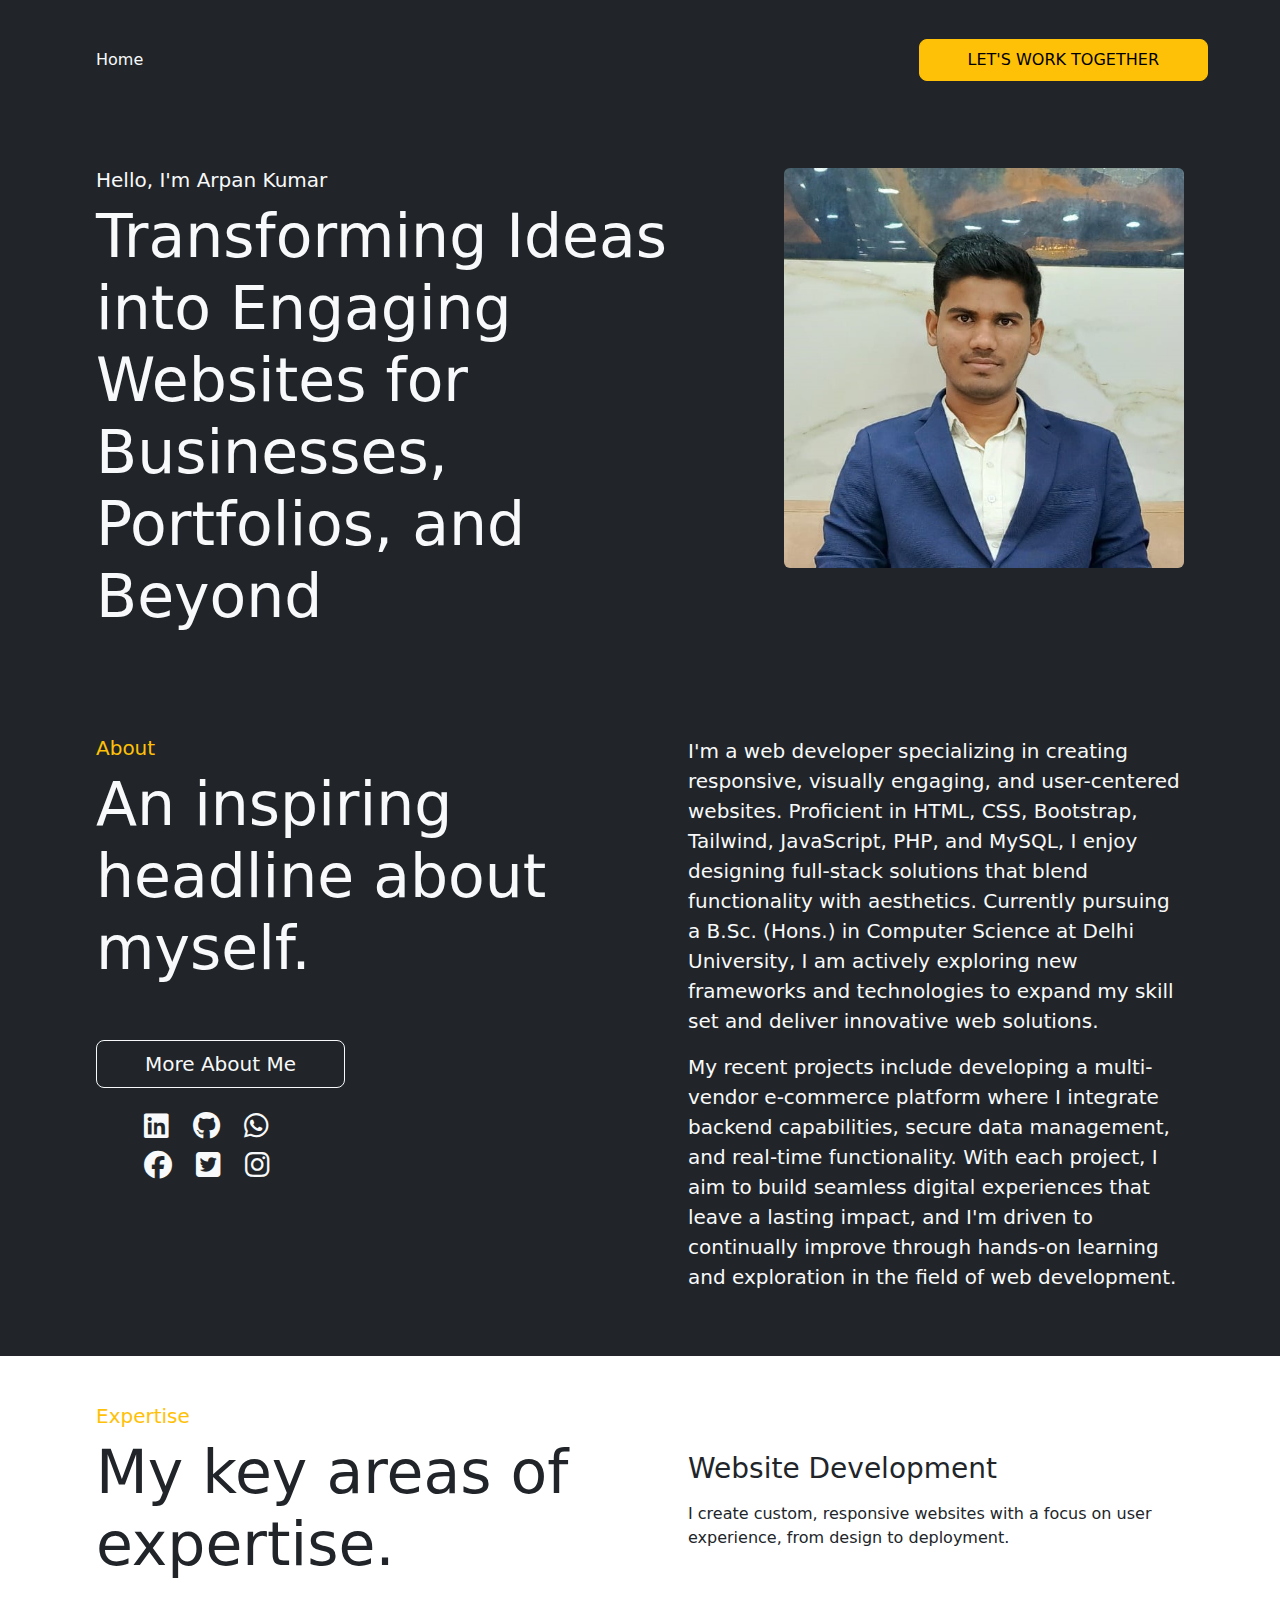
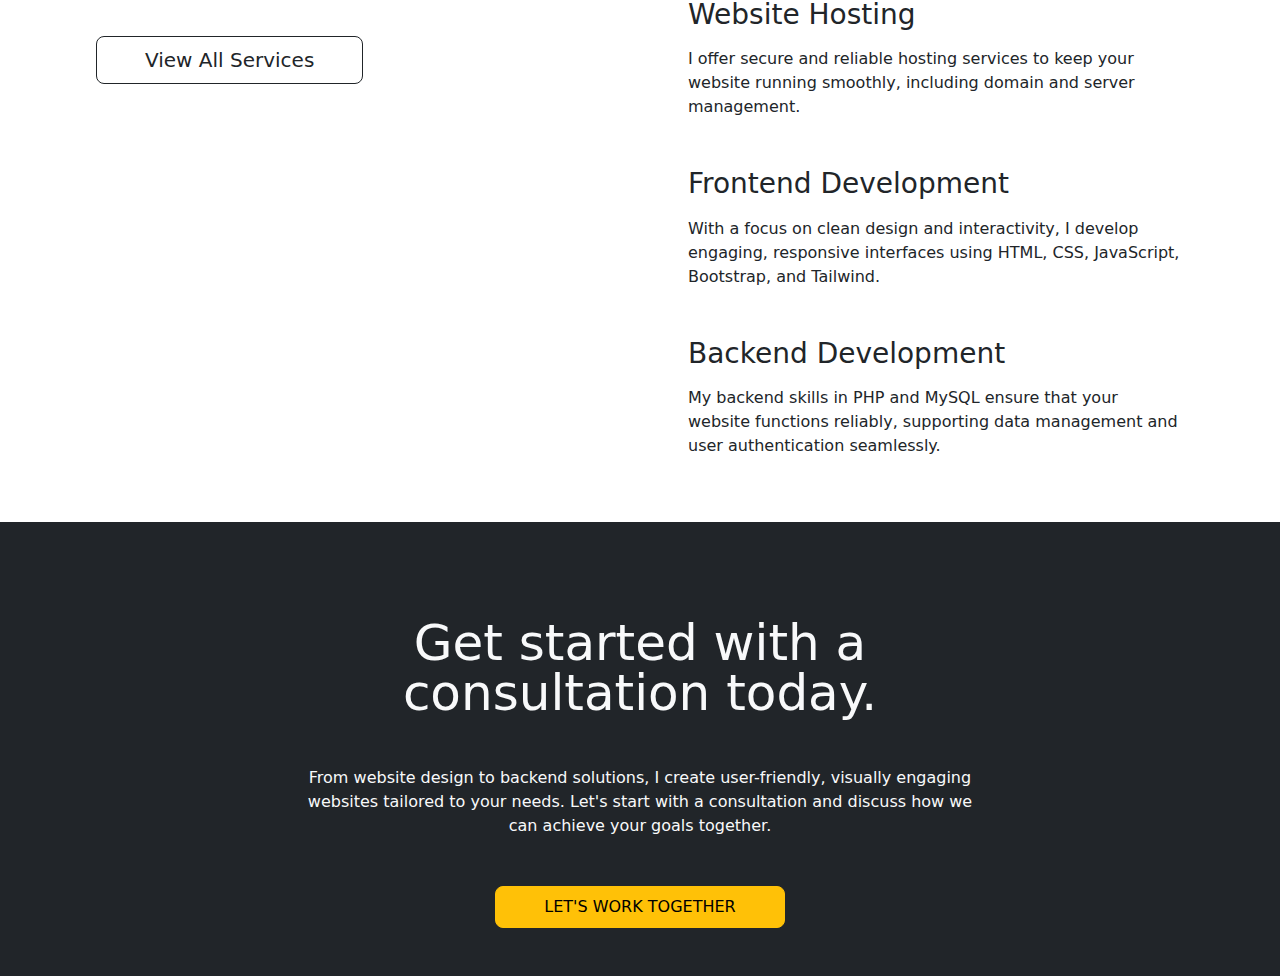
<file: index.html>
<!DOCTYPE html>
<html lang="en">

<head>
  <meta charset="UTF-8">
  <meta name="viewport" content="width=device-width, initial-scale=1.0">
  <meta http-equiv="X-UA-Compatible" content="ie=edge">
  <!-- Bootstrap CSS Link -->
  <link href="https://cdn.jsdelivr.net/npm/bootstrap@5.0.2/dist/css/bootstrap.min.css" rel="stylesheet">
  <!-- Font Awesome CSS Link -->
  <link rel="stylesheet" href="https://cdnjs.cloudflare.com/ajax/libs/font-awesome/6.5.2/css/all.min.css"/>
  <!-- Custom CSS -->
  <link rel="stylesheet" href="styles.css">
  <!-- Title -->
  <title>AK</title>
</head>

<body>
  <!-- Large Screen Header Start -->
  <header class="sticky-top bg-dark d-md-flex d-none align-items-center justify-content-between px-5">
    <!-- Navigations Start -->
    <div class="d-flex align-items-center p-5">
      <a href="index.html" class="fs-6 text-light text-decoration-none">Home</a>
      <a href="about.html" class="ms-3 fs-6 text-light text-decoration-none text-muted">About</a>
      <a href="services.html" class="ms-3 fs-6 text-light text-decoration-none text-muted">Services</a>
      <a href="projects.html" class="ms-3 fs-6 text-light text-decoration-none text-muted">Projects</a>
      <a href="contact.html" class="ms-3 fs-6 text-light text-decoration-none text-muted">Contact</a>
    </div>
    <!-- Navigation End -->

    <a href="contact.html" class="mx-4 btn btn-warning btn-lg px-5 fs-6">LET'S WORK TOGETHER</a>
  </header>
  <!-- Large Screen Header End -->

  <!-- Small Screen Header Start -->
  <header class="sticky-top d-md-none d-block p-2 bg-dark">
    <!-- Trigger Button -->
    <button class="btn btn-dark" data-bs-toggle="offcanvas" data-bs-target="#offcanvas" aria-controls="offcanvas">
      <i class="fa-solid fa-bars-staggered"></i>
    </button>

    <!-- Offcanvas Menu Start -->
    <div class="offcanvas offcanvas-start bg-dark" tabindex="-1" id="offcanvas" aria-labelledby="offcanvasLeftLabel">
      <div class="offcanvas-header text-light">
        <h5 id="offcanvasLeftLabel">Portfolio</h5>
        <button class="btn-close" data-bs-dismiss="offcanvas" aria-label="Close"></button>
      </div>
      <div class="offcanvas-body text-light">
        <a href="index.html" class="d-block mb-3 fs-6 text-light text-decoration-none">Home</a>
        <a href="about.html" class="d-block mb-3 fs-6 text-light text-decoration-none text-muted">About</a>
        <a href="services.html" class="d-block mb-3 fs-6 text-light text-decoration-none text-muted">Services</a>
        <a href="projects.html" class="d-block mb-3 fs-6 text-light text-decoration-none text-muted">Projects</a>
        <a href="contact.html" class="d-block mb-3 fs-6 text-light text-decoration-none text-muted">Contact</a>
      </div>
    </div>
    <!-- Offcanvas Menu End -->

  </header>
  <!-- Small Screen Header End -->

  <!-- Hero Section Start -->
  <section class="d-flex justify-content-between bg-dark text-light p-md-5 p-2 pt-5">
    <!-- Hero Section Text -->
    <div class="px-md-5 px-2 front-text-home">
      <h5>Hello, I'm Arpan Kumar</h5>
      <h1>Transforming Ideas into Engaging Websites for Businesses, Portfolios, and Beyond</h1>
    </div>
    <!-- Hero Section Image -->
    <div class="pe-md-5 pe-2">
      <img src="images/Photo-5.jpg" alt="My photo" class="front-image rounded">
    </div>
  </section>
  <!-- Hero Section End -->

  <!-- Section 2 - About Section Start -->
  <section class="d-md-flex bg-dark text-light p-md-5 p-2 pt-5">
    <!-- About Section Heading -->
    <div class="col-md-6 px-md-5 px-2 text-md-start text-center">
      <h5 class="text-warning">About</h5>
      <h1 class="heading">An inspiring headline about myself.</h1>
      <a href="about.html" class="btn btn-lg btn-outline-light px-5 mt-5">More About Me</a>
      <!-- Icons -->
      <div class="d-flex mt-4 px-5 justify-content-md-start justify-content-center">
        <a href="https://www.linkedin.com/in/arpan-kumar-5a10492aa/" class="text-light" target="_blank"><i class="fa-brands fa-linkedin fs-3"></i></a>
        <a href="https://github.com/Arpan-9911" class="text-light" target="_blank"><i class="fa-brands fa-github mx-4 fs-3"></i></a>
        <a href="https://wa.me/919911081263" class="text-light" target="_blank"><i class="fa-brands fa-whatsapp fs-3"></i></a>
      </div>
      <div class="d-flex mt-2 px-5 justify-content-md-start justify-content-center">
        <i class="fa-brands fa-facebook fs-3"></i>
        <i class="fa-brands fa-square-twitter mx-4 fs-3"></i>
        <i class="fa-brands fa-instagram fs-3"></i>
      </div>
    </div>
    <!-- About Section Description -->
    <div class="col-md-6 px-md-5 pt-md-0 pt-5 px-2">
      <p class="fs-5">I'm a web developer specializing in creating responsive, visually engaging, and user-centered
        websites. Proficient in HTML, CSS, Bootstrap, Tailwind, JavaScript, PHP, and MySQL, I enjoy designing full-stack
        solutions that blend functionality with aesthetics. Currently pursuing a B.Sc. (Hons.) in Computer Science at
        Delhi University, I am actively exploring new frameworks and technologies to expand my skill set and deliver
        innovative web solutions.</p>
      <p class="fs-5">My recent projects include developing a multi-vendor e-commerce platform where I integrate backend
        capabilities, secure data management, and real-time functionality. With each project, I aim to build seamless
        digital experiences that leave a lasting impact, and I'm driven to continually improve through hands-on learning
        and exploration in the field of web development.</p>
    </div>
  </section>
  <!-- Section 2 - About Section End -->
  
  <!-- Section 3 - Services Section Start -->
  <section class="d-md-flex p-5">
    <!-- Services Section Heading -->
    <div class="col-md-6 px-md-5 px-2 text-md-start text-center">
      <h5 class="text-warning">Expertise</h5>
      <h1 class="heading">My key areas of expertise.</h1>
      <a href="services.html" class="btn btn-lg btn-outline-dark px-5 mt-5">View All Services</a>
    </div>
    
    <!-- Services Section Description -->
    <div class="col-md-6 px-md-5 px-2 text-md-start text-center">
      <h3 class="mt-5">Website Development</h3>
      <p class="mt-3">I create custom, responsive websites with a focus on user experience, from design to deployment.
      </p>
      <h3 class="mt-5">Website Hosting</h3>
      <p class="mt-3">I offer secure and reliable hosting services to keep your website running smoothly, including
        domain and server management.</p>
      <h3 class="mt-5">Frontend Development</h3>
      <p class="mt-3">With a focus on clean design and interactivity, I develop engaging, responsive interfaces using
        HTML, CSS, JavaScript, Bootstrap, and Tailwind.</p>
      <h3 class="mt-5">Backend Development</h3>
      <p class="mt-3">My backend skills in PHP and MySQL ensure that your website functions reliably, supporting data
        management and user authentication seamlessly.</p>
    </div>
  </section>
  <!-- Section 3 - Services Section End -->

  <!-- Footer Start -->
  <footer class="bg-dark text-light p-md-5 p-2">
    <div class="text-center p-md-5 py-5 p-2 lh-1 f-heading">Get started with a consultation today.</div>
    <div class="px-md-5 px-2">
      <p class="px-md-5 px-2 text-center fs-sm-5 fs-6">From website design to backend solutions, I create user-friendly, visually engaging websites tailored to your needs. Let's start with a consultation and discuss how we can achieve your goals together.</p>
    </div>
    <div class="d-flex justify-content-center mt-5">
      <a href="contact.html" class="btn btn-warning btn-lg px-5 fs-6">LET'S WORK TOGETHER</a>
    </div>
  </footer>
  <!-- Footer End -->

  <!-- Bootstrap JS Link -->
  <script src="https://cdn.jsdelivr.net/npm/bootstrap@5.0.2/dist/js/bootstrap.bundle.min.js"></script>

</body>

</html>
</file>
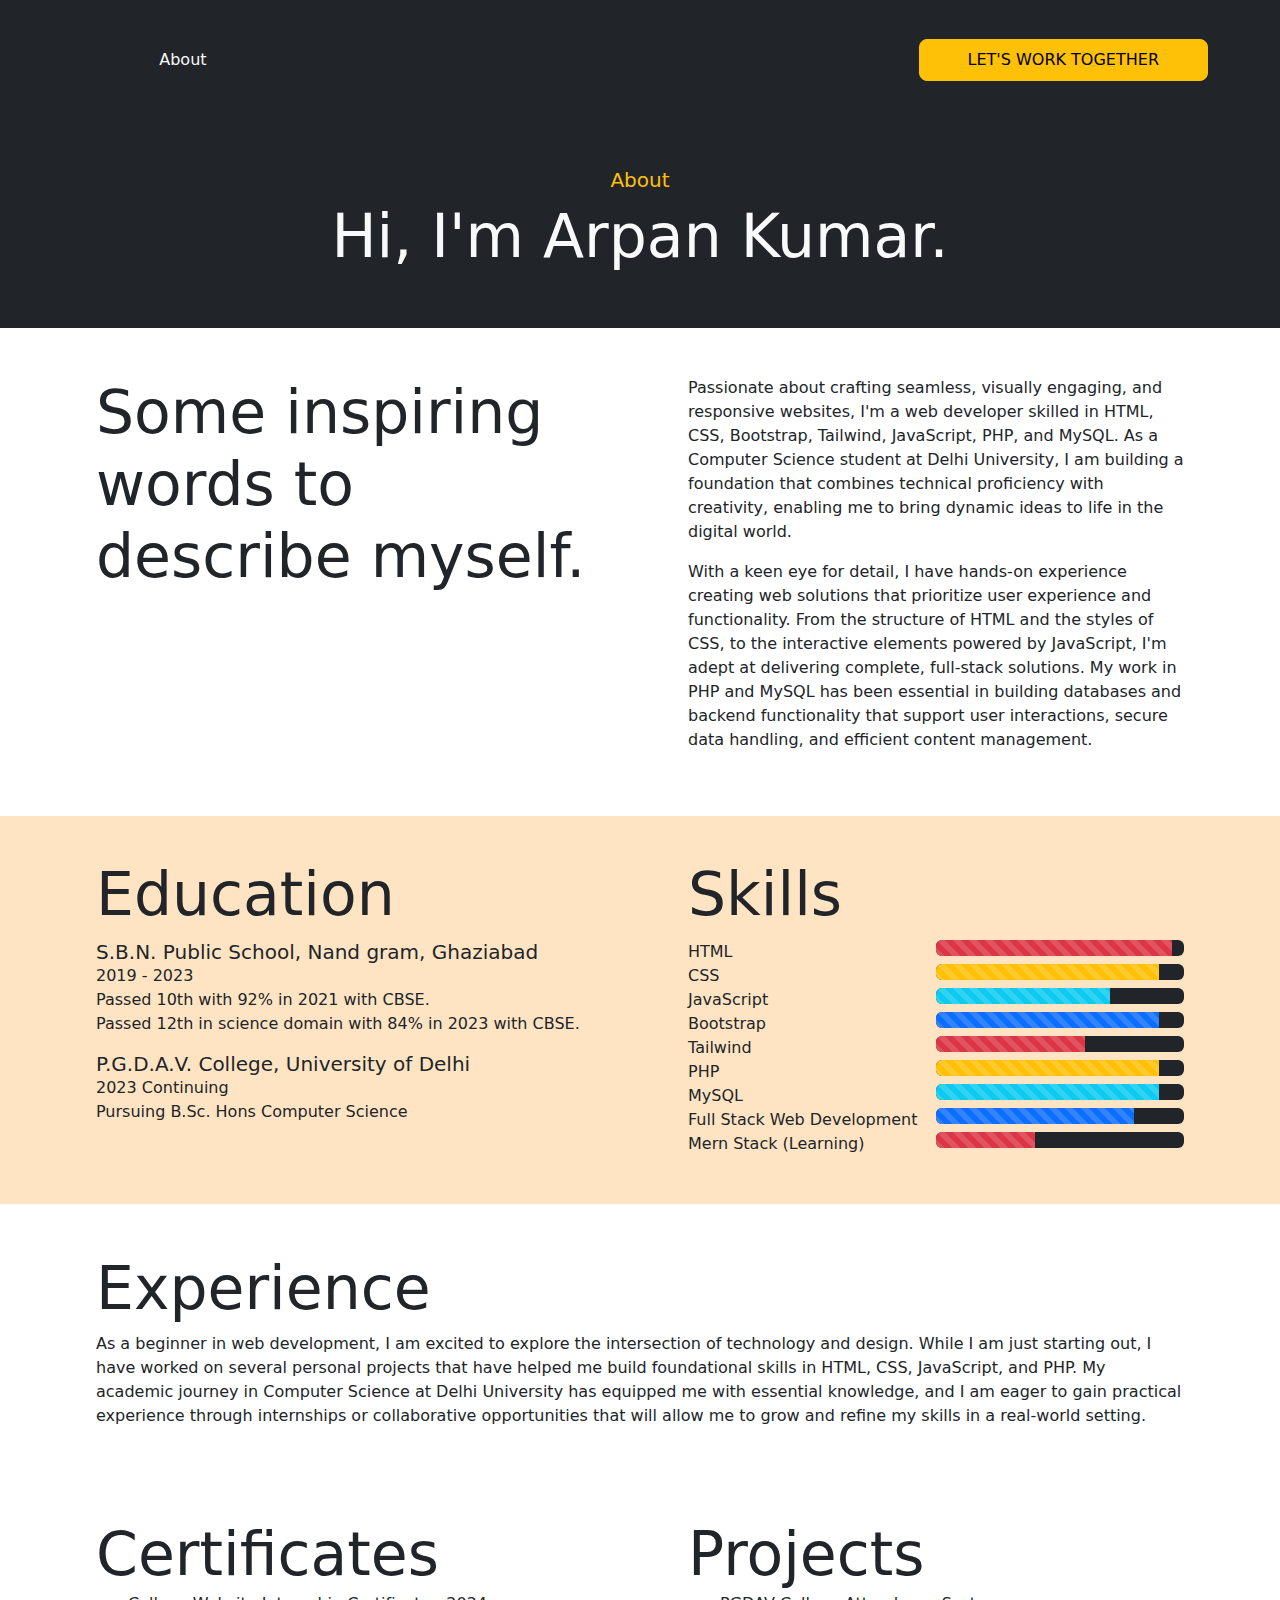
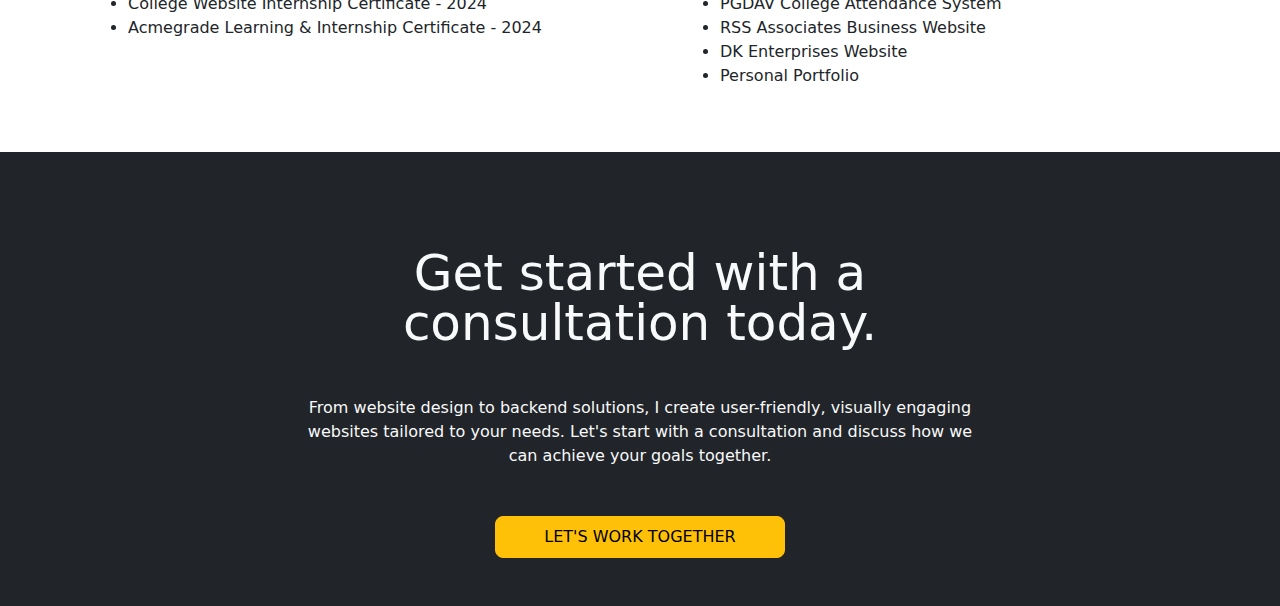
<file: about.html>
<!DOCTYPE html>
<html lang="en">
<head>
  <meta charset="UTF-8">
  <meta name="viewport" content="width=device-width, initial-scale=1.0">
  <meta http-equiv="X-UA-Compatible" content="ie=edge">
  <!-- Bootstrap CSS Link -->
  <link href="https://cdn.jsdelivr.net/npm/bootstrap@5.0.2/dist/css/bootstrap.min.css" rel="stylesheet">
  <!-- Font Awesome CSS Link -->
  <link rel="stylesheet" href="https://cdnjs.cloudflare.com/ajax/libs/font-awesome/6.5.2/css/all.min.css"/>
  <title>AK</title>
  <!-- Custom CSS -->
  <link rel="stylesheet" href="styles.css">
</head>
<body>

  <!-- Large Screen Header Start -->
  <header class="sticky-top bg-dark d-md-flex d-none align-items-center justify-content-between px-5">
    <!-- Navigations Start -->
    <div class="d-flex align-items-center p-5">
      <a href="index.html" class="fs-6 text-light text-decoration-none text-muted">Home</a>
      <a href="about.html" class="ms-3 fs-6 text-light text-decoration-none">About</a>
      <a href="services.html" class="ms-3 fs-6 text-light text-decoration-none text-muted">Services</a>
      <a href="projects.html" class="ms-3 fs-6 text-light text-decoration-none text-muted">Projects</a>
      <a href="contact.html" class="ms-3 fs-6 text-light text-decoration-none text-muted">Contact</a>
    </div>
    <!-- Navigation End -->
    <a href="contact.html" class="mx-4 btn btn-warning btn-lg px-5 fs-6">LET'S WORK TOGETHER</a>
  </header>
  <!-- Large Screen Header End -->

  <!-- Small Screen Header Start -->
  <header class="sticky-top d-md-none d-block p-2 bg-dark">
    <!-- Trigger Button -->
    <button class="btn btn-dark" data-bs-toggle="offcanvas" data-bs-target="#offcanvas" aria-controls="offcanvas">
      <i class="fa-solid fa-bars-staggered"></i>
    </button>

    <!-- Offcanvas Menu Start -->
    <div class="offcanvas offcanvas-start bg-dark" tabindex="-1" id="offcanvas" aria-labelledby="offcanvasLeftLabel">
      <div class="offcanvas-header text-light">
        <h5 id="offcanvasLeftLabel">Portfolio</h5>
        <button class="btn-close" data-bs-dismiss="offcanvas" aria-label="Close"></button>
      </div>
      <div class="offcanvas-body text-light">
        <a href="index.html" class="d-block mb-3 fs-6 text-light text-decoration-none text-muted">Home</a>
        <a href="about.html" class="d-block mb-3 fs-6 text-light text-decoration-none">About</a>
        <a href="services.html" class="d-block mb-3 fs-6 text-light text-decoration-none text-muted">Services</a>
        <a href="projects.html" class="d-block mb-3 fs-6 text-light text-decoration-none text-muted">Projects</a>
        <a href="contact.html" class="d-block mb-3 fs-6 text-light text-decoration-none text-muted">Contact</a>
      </div>
    </div>
    <!-- Offcanvas Menu End -->

  </header>
  <!-- Small Screen Header End -->

  <!-- Hero Section Start -->
  <section class="bg-dark text-light p-md-5 p-2">
    <div class="text-center front-text">
      <h5 class="text-warning">About</h5>
      <h1>Hi, I'm Arpan Kumar.</h1>
    </div>
  </section>
  <!-- Hero Section End -->

  <!-- Section 2 Start -->
  <section class="d-md-flex p-md-5 pt-4 p-2">
    <!-- Heading -->
    <div class="col-md-6 px-5 text-center text-md-start">
      <h1 class="heading">Some inspiring words to describe myself.</h1>
    </div>
    <!-- Content -->
    <div class="col-md-6 px-md-5 px-2">
      <p class="text-md-start text-center">Passionate about crafting seamless, visually engaging, and responsive websites, I'm a web developer skilled in HTML, CSS, Bootstrap, Tailwind, JavaScript, PHP, and MySQL. As a Computer Science student at Delhi University, I am building a foundation that combines technical proficiency with creativity, enabling me to bring dynamic ideas to life in the digital world.</p>
      <p class="text-md-start text-center">With a keen eye for detail, I have hands-on experience creating web solutions that prioritize user experience and functionality. From the structure of HTML and the styles of CSS, to the interactive elements powered by JavaScript, I'm adept at delivering complete, full-stack solutions. My work in PHP and MySQL has been essential in building databases and backend functionality that support user interactions, secure data handling, and efficient content management.</p>
    </div>
  </section>
  <!-- Section 2 End -->

  <!-- Section 3 - Education & Skills Start -->
  <section class="d-md-flex justify-content-between p-md-5 p-2" style="background-color: bisque;">
    <!-- Education -->
    <div class="col-md-6 px-md-5 px-2">
      <!-- Heading -->
      <h1 class="lh-1 heading text-md-start text-center">Education</h1>
      <!-- Description -->
      <h5 class="mb-0 mt-3">S.B.N. Public School, Nand gram, Ghaziabad</h5>
      <p class="mb-0">2019 - 2023</p>
      <p class="mb-0">Passed 10th with 92% in 2021 with CBSE.</p>
      <p class="mb-0">Passed 12th in science domain with 84% in 2023 with CBSE.</p>

      <h5 class="mb-0 mt-3">P.G.D.A.V. College, University of Delhi</h5>
      <p class="mb-0">2023 Continuing</p>
      <p class="mb-0">Pursuing B.Sc. Hons Computer Science </p>
    </div>
    <!-- Skills -->
    <div class="col-md-6 px-md-5 px-2">
      <!-- Heading -->
      <h1 class="lh-1 heading text-md-start text-center mt-md-0 mt-5">Skills</h1>
      <!-- Description -->
      <div class="mt-3">
        <div class="d-flex">
          <p class="mb-0 col-6">HTML</p>
          <div class="progress bg-dark col-6">
            <div class="progress-bar progress-bar-striped progress-bar-animated bg-danger" role="progressbar" aria-valuenow="95" aria-valuemin="0" aria-valuemax="100" style="width: 95%"></div>
          </div>
        </div>
        <div class="d-flex">
          <p class="mb-0 col-6">CSS</p>
          <div class="progress bg-dark col-6">
            <div class="progress-bar progress-bar-striped progress-bar-animated bg-warning" role="progressbar" aria-valuenow="90" aria-valuemin="0" aria-valuemax="100" style="width: 90%">
            </div>
          </div>
        </div>
        <div class="d-flex">
          <p class="mb-0 col-6">JavaScript</p>
          <div class="progress bg-dark col-6">
            <div class="progress-bar progress-bar-striped progress-bar-animated bg-info" role="progressbar" aria-valuenow="70" aria-valuemin="0" aria-valuemax="100" style="width: 70%">
            </div>
          </div>
        </div>
        <div class="d-flex">
          <p class="mb-0 col-6">Bootstrap</p>
          <div class="progress bg-dark col-6">
            <div class="progress-bar progress-bar-striped progress-bar-animated bg-primary" role="progressbar" aria-valuenow="90" aria-valuemin="0" aria-valuemax="100" style="width: 90%">
            </div>
          </div>
        </div>
        <div class="d-flex">
          <p class="mb-0 col-6">Tailwind</p>
          <div class="progress bg-dark col-6">
            <div class="progress-bar progress-bar-striped progress-bar-animated bg-danger" role="progressbar" aria-valuenow="60" aria-valuemin="0" aria-valuemax="100" style="width: 60%">
            </div>
          </div>
        </div>
        <div class="d-flex">
          <p class="mb-0 col-6">PHP</p>
          <div class="progress bg-dark col-6">
            <div class="progress-bar progress-bar-striped progress-bar-animated bg-warning" role="progressbar" aria-valuenow="90" aria-valuemin="0" aria-valuemax="100" style="width: 90%">
            </div>
          </div>
        </div>
        <div class="d-flex">
          <p class="mb-0 col-6">MySQL</p>
          <div class="progress bg-dark col-6">
            <div class="progress-bar progress-bar-striped progress-bar-animated bg-info" role="progressbar" aria-valuenow="90" aria-valuemin="0" aria-valuemax="100" style="width: 90%">
            </div>
          </div>
        </div>
        <div class="d-flex">
          <p class="mb-0 col-6">Full Stack Web Development</p>
          <div class="progress bg-dark col-6">
            <div class="progress-bar progress-bar-striped progress-bar-animated bg-primary" role="progressbar" aria-valuenow="80" aria-valuemin="0" aria-valuemax="100" style="width: 80%">
            </div>
          </div>
        </div>
        <div class="d-flex">
          <p class="mb-0 col-6">Mern Stack (Learning)</p>
          <div class="progress bg-dark col-6">
            <div class="progress-bar progress-bar-striped progress-bar-animated bg-danger" role="progressbar" aria-valuenow="40" aria-valuemin="0" aria-valuemax="100" style="width: 40%">
            </div>
          </div>
        </div>
      </div>
    </div>
  </section>
  <!-- Section 3 - Education & Skills End -->

  <!-- Section 4 - Experience Start -->
  <section class="p-md-5 p-2 text-md-start text-center">
    <!-- Heading -->
    <h1 class="heading px-md-5 px-2">Experience</h1>
    <!-- Description -->
    <p class="mb-0 px-md-5 px-2">As a beginner in web development, I am excited to explore the intersection of technology and design. While I am just starting out, I have worked on several personal projects that have helped me build foundational skills in HTML, CSS, JavaScript, and PHP. My academic journey in Computer Science at Delhi University has equipped me with essential knowledge, and I am eager to gain practical experience through internships or collaborative opportunities that will allow me to grow and refine my skills in a real-world setting.</p>
  </section>
  <!-- Section 4 - Experience End -->

  <!-- Section 3 - Certificates & Projects Start -->
  <section class="d-md-flex justify-content-between p-md-5 p-2">
    <!-- Certificates -->
    <div class="col-md-6 px-md-5 px-2">
      <!-- Heading -->
      <h1 class="lh-1 heading text-md-start text-center">Certificates</h1>
      <!-- Description -->
      <ul class="mt-2">
        <li>College Website Internship Certificate - 2024</li>
        <li>Acmegrade Learning & Internship Certificate - 2024</li>
      </ul>
    </div>
    <!-- Projects -->
    <div class="col-md-6 px-md-5 px-2">
      <!-- Heading -->
      <h1 class="lh-1 heading text-md-start text-center">Projects</h1>
      <!-- Description -->
      <ul class="mt-2">
        <li><a href="https://pgdavattendance.in" class="text-decoration-none text-dark">PGDAV College Attendance System</a></li>
        <li><a href="https://rssassociates.co.in" class="text-decoration-none text-dark">RSS Associates Business Website</a></li>
        <li><a href="https://dkenterprises.netlify.app" class="text-decoration-none text-dark">DK Enterprises Website</a></li>
        <li><a href="https://arpan-9911.github.io/Personal-Portfolio/" class="text-decoration-none text-dark">Personal Portfolio</a></li>
      </ul>
    </div>
  </section>
  <!-- Section 3 - Certificates & Projects End -->
   
  <!-- Footer Start -->
  <footer class="bg-dark text-light p-md-5 p-2">
    <div class="text-center p-md-5 py-5 p-2 lh-1 f-heading">Get started with a consultation today.</div>
    <div class="px-md-5 px-2">
      <p class="px-md-5 px-2 text-center fs-sm-5 fs-6">From website design to backend solutions, I create user-friendly, visually engaging websites tailored to your needs. Let's start with a consultation and discuss how we can achieve your goals together.</p>
    </div>
    <div class="d-flex justify-content-center mt-5">
      <a href="contact.html" class="btn btn-warning btn-lg px-5 fs-6">LET'S WORK TOGETHER</a>
    </div>
  </footer>
  <!-- Footer End -->

  <!-- Bootstrap JS Link -->
  <script src="https://cdn.jsdelivr.net/npm/bootstrap@5.0.2/dist/js/bootstrap.bundle.min.js"></script>

</body>
</html>
</file>
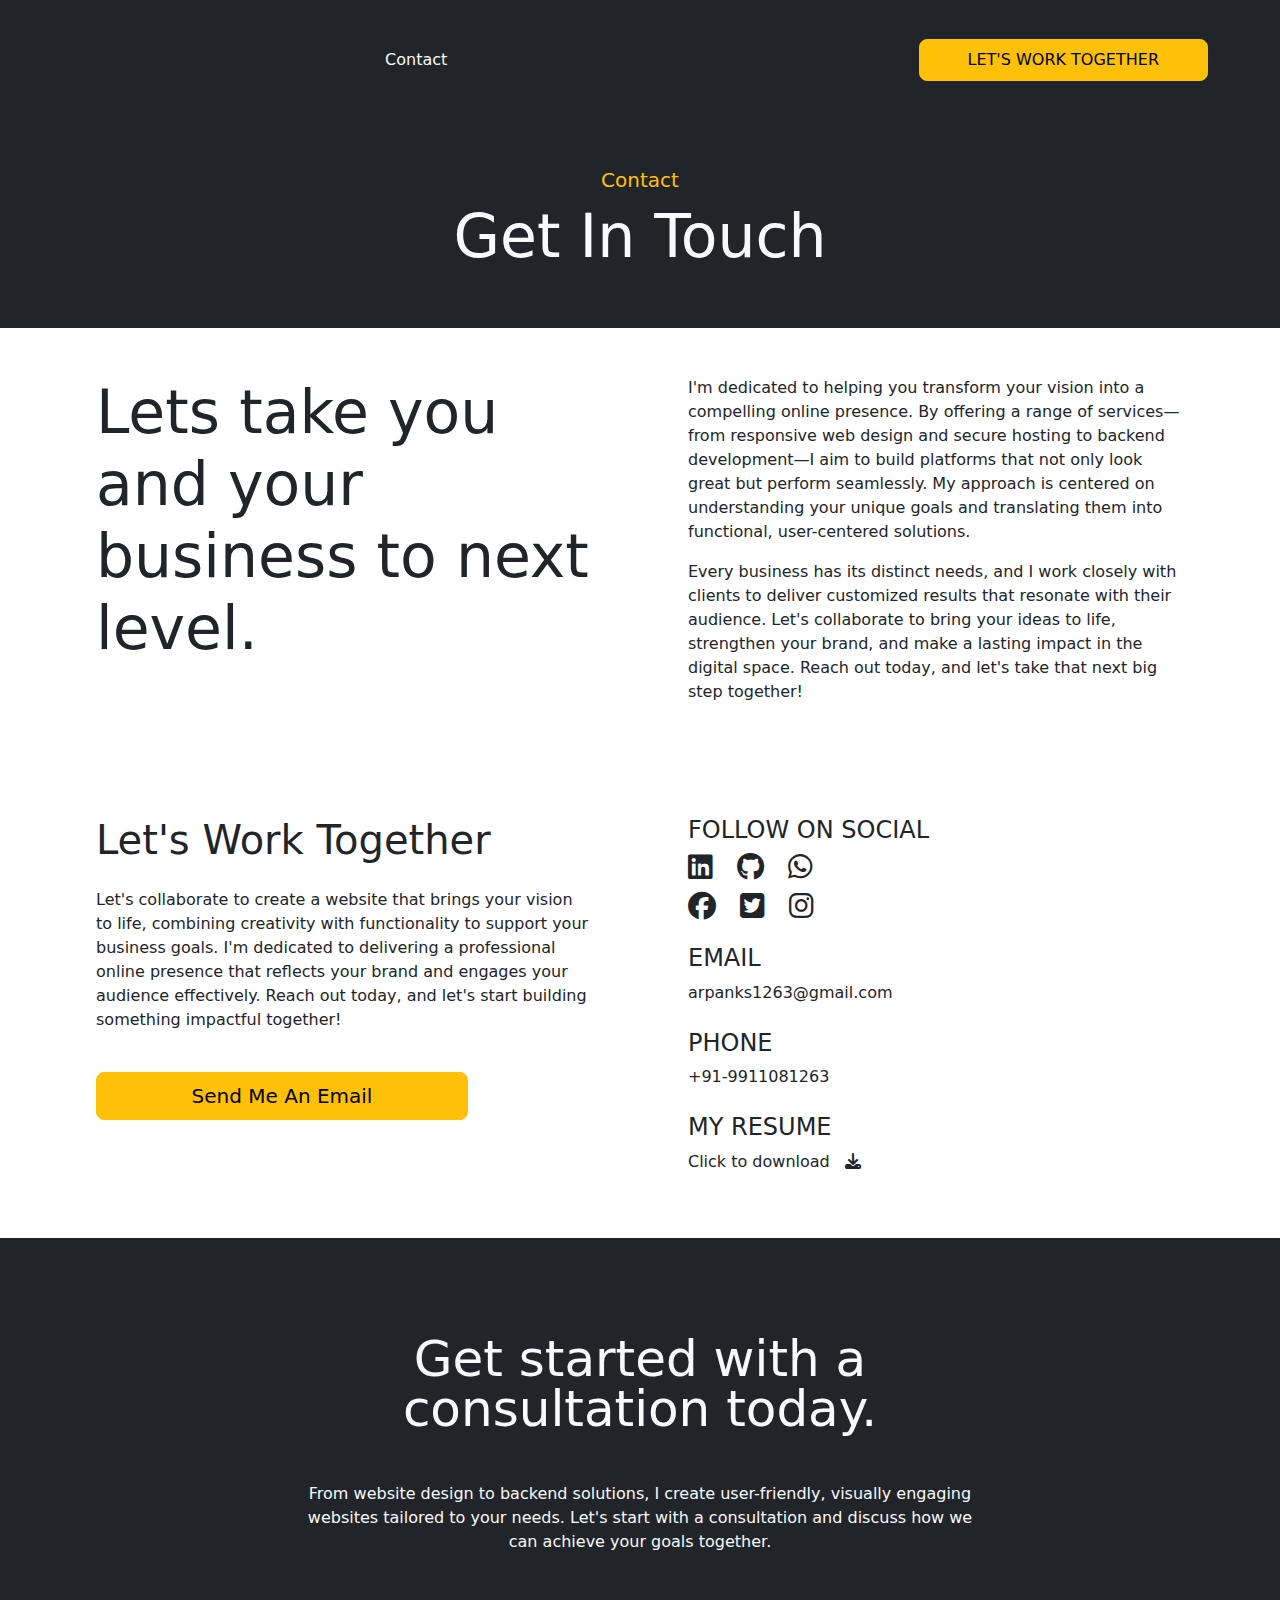
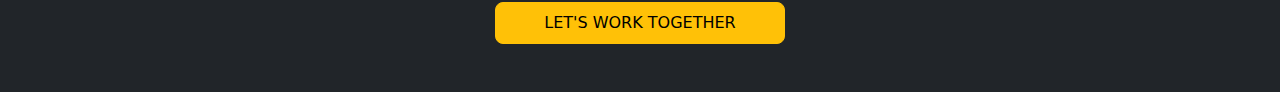
<file: contact.html>
<!DOCTYPE html>
<html lang="en">
<head>
  <meta charset="UTF-8">
  <meta name="viewport" content="width=device-width, initial-scale=1.0">
  <meta http-equiv="X-UA-Compatible" content="ie=edge">
  <!-- Bootstrap CSS Link -->
  <link href="https://cdn.jsdelivr.net/npm/bootstrap@5.0.2/dist/css/bootstrap.min.css" rel="stylesheet">
  <!-- Font Awesome CSS Link -->
  <link rel="stylesheet" href="https://cdnjs.cloudflare.com/ajax/libs/font-awesome/6.5.2/css/all.min.css"/>
  <title>AK</title>
  <!-- Custom CSS -->
  <link rel="stylesheet" href="styles.css">
</head>

<body>
  <!-- Large Screen Header Start -->
  <header class="sticky-top bg-dark d-md-flex d-none align-items-center justify-content-between px-5">
    <!-- Navigations Start -->
    <div class="d-flex align-items-center p-5">
      <a href="index.html" class="fs-6 text-light text-decoration-none text-muted">Home</a>
      <a href="about.html" class="ms-3 fs-6 text-light text-decoration-none text-muted">About</a>
      <a href="services.html" class="ms-3 fs-6 text-light text-decoration-none text-muted">Services</a>
      <a href="projects.html" class="ms-3 fs-6 text-light text-decoration-none text-muted">Projects</a>
      <a href="contact.html" class="ms-3 fs-6 text-light text-decoration-none">Contact</a>
    </div>
    <!-- Navigation End -->
    <a href="contact.html" class="mx-4 btn btn-warning btn-lg px-5 fs-6">LET'S WORK TOGETHER</a>
  </header>
  <!-- Large Screen Header End -->

  <!-- Small Screen Header Start -->
  <header class="sticky-top d-md-none d-block p-2 bg-dark">
    <!-- Trigger Button -->
    <button class="btn btn-dark" data-bs-toggle="offcanvas" data-bs-target="#offcanvas" aria-controls="offcanvas">
      <i class="fa-solid fa-bars-staggered"></i>
    </button>

    <!-- Offcanvas Menu Start -->
    <div class="offcanvas offcanvas-start bg-dark" tabindex="-1" id="offcanvas" aria-labelledby="offcanvasLeftLabel">
      <div class="offcanvas-header text-light">
        <h5 id="offcanvasLeftLabel">Portfolio</h5>
        <button class="btn-close" data-bs-dismiss="offcanvas" aria-label="Close"></button>
      </div>
      <div class="offcanvas-body text-light">
        <a href="index.html" class="d-block mb-3 fs-6 text-light text-decoration-none text-muted">Home</a>
        <a href="about.html" class="d-block mb-3 fs-6 text-light text-decoration-none text-muted">About</a>
        <a href="services.html" class="d-block mb-3 fs-6 text-light text-decoration-none text-muted">Services</a>
        <a href="projects.html" class="d-block mb-3 fs-6 text-light text-decoration-none text-muted">Projects</a>
        <a href="contact.html" class="d-block mb-3 fs-6 text-light text-decoration-none">Contact</a>
      </div>
    </div>
    <!-- Offcanvas Menu End -->
  </header>
  <!-- Small Screen Header End -->

  <!-- Hero Section Start -->
  <section class="bg-dark text-light p-md-5 p-2">
    <div class="text-center front-text">
      <h5 class="text-warning">Contact</h5>
      <h1>Get In Touch</h1>
    </div>
  </section>
  <!-- Hero Section End -->

  <!-- Description Section Start -->
  <section class="d-md-flex p-md-5 p-2 pt-4 text-md-start text-center">
    <div class="col-md-6 px-md-5 px-2">
      <h1 class="heading">Lets take you and your business to next level.</h1>
    </div>
    <div class="col-md-6  px-md-5 px-2">
      <p >I'm dedicated to helping you transform your vision into a compelling online presence. By offering a range of services—from responsive web design and secure hosting to backend development—I aim to build platforms that not only look great but perform seamlessly. My approach is centered on understanding your unique goals and translating them into functional, user-centered solutions.</p>
      <p >Every business has its distinct needs, and I work closely with clients to deliver customized results that resonate with their audience. Let's collaborate to bring your ideas to life, strengthen your brand, and make a lasting impact in the digital space. Reach out today, and let's take that next big step together!</p>
    </div>
  </section>
  <!-- Description Section End -->

  <!-- Contact Section Start -->
  <section class="d-md-flex p-md-5 p-2 text-md-start text-center">
    <!-- Description -->
    <div class="col-md-6 px-md-5 px-2">
      <h1>Let's Work Together</h1>
      <p class=" mt-4">Let's collaborate to create a website that brings your vision to life, combining creativity with functionality to support your business goals. I'm dedicated to delivering a professional online presence that reflects your brand and engages your audience effectively. Reach out today, and let's start building something impactful together!</p>
      <a href="mailto:arpanks1263@gmail.com" class="btn btn-warning btn-lg my-4 col-9">Send Me An Email</a>
    </div>

    <!-- Contact Details -->
    <div class="col-md-6 px-5">
      <h4>FOLLOW ON SOCIAL</h4>
      <!-- Icons -->
      <div class="d-flex justify-content-md-start justify-content-center mt-2">
        <a href="https://www.linkedin.com/in/arpan-kumar-5a10492aa/" class="text-dark" target="_blank"><i class="fa-brands fa-linkedin fs-3"></i></a>
        <a href="https://github.com/Arpan-9911" class="text-dark" target="_blank"><i class="fa-brands fa-github mx-4 fs-3"></i></a>
        <a href="https://wa.me/919911081263" class="text-dark"><i class="fa-brands fa-whatsapp fs-3"></i></a>
      </div>
      <div class="d-flex justify-content-md-start justify-content-center mt-2">
        <i class="fa-brands fa-facebook fs-3"></i>
        <i class="fa-brands fa-square-twitter mx-4 fs-3"></i>
        <i class="fa-brands fa-instagram fs-3"></i>
      </div>
      <!-- Contact -->
      <h4 class="mt-4">EMAIL</h4>
      <p>arpanks1263@gmail.com</p>
      <h4 class="mt-4">PHONE</h4>
      <p>+91-9911081263</p>
      <h4 class="mt-4">MY RESUME</h4>
      <p>Click to download &nbsp; <a href="Resume.pdf" class="text-dark" target="_blank"><i class="fa fa-download"></i></a></p>
    </div>
  </section>
  <!-- Contact Section End -->

  <!-- Footer Start -->
  <footer class="bg-dark text-light p-md-5 p-2">
    <div class="text-center p-md-5 py-5 p-2 lh-1 f-heading">Get started with a consultation today.</div>
    <div class="px-md-5 px-2">
      <p class="px-md-5 px-2 text-center fs-sm-5 fs-6">From website design to backend solutions, I create user-friendly, visually engaging websites tailored to your needs. Let's start with a consultation and discuss how we can achieve your goals together.</p>
    </div>
    <div class="d-flex justify-content-center mt-5">
      <a href="contact.html" class="btn btn-warning btn-lg px-5 fs-6">LET'S WORK TOGETHER</a>
    </div>
  </footer>
  <!-- Footer End -->

  <!-- Bootstrap JS Link -->
  <script src="https://cdn.jsdelivr.net/npm/bootstrap@5.0.2/dist/js/bootstrap.bundle.min.js"></script>
</body>
</html>
</file>
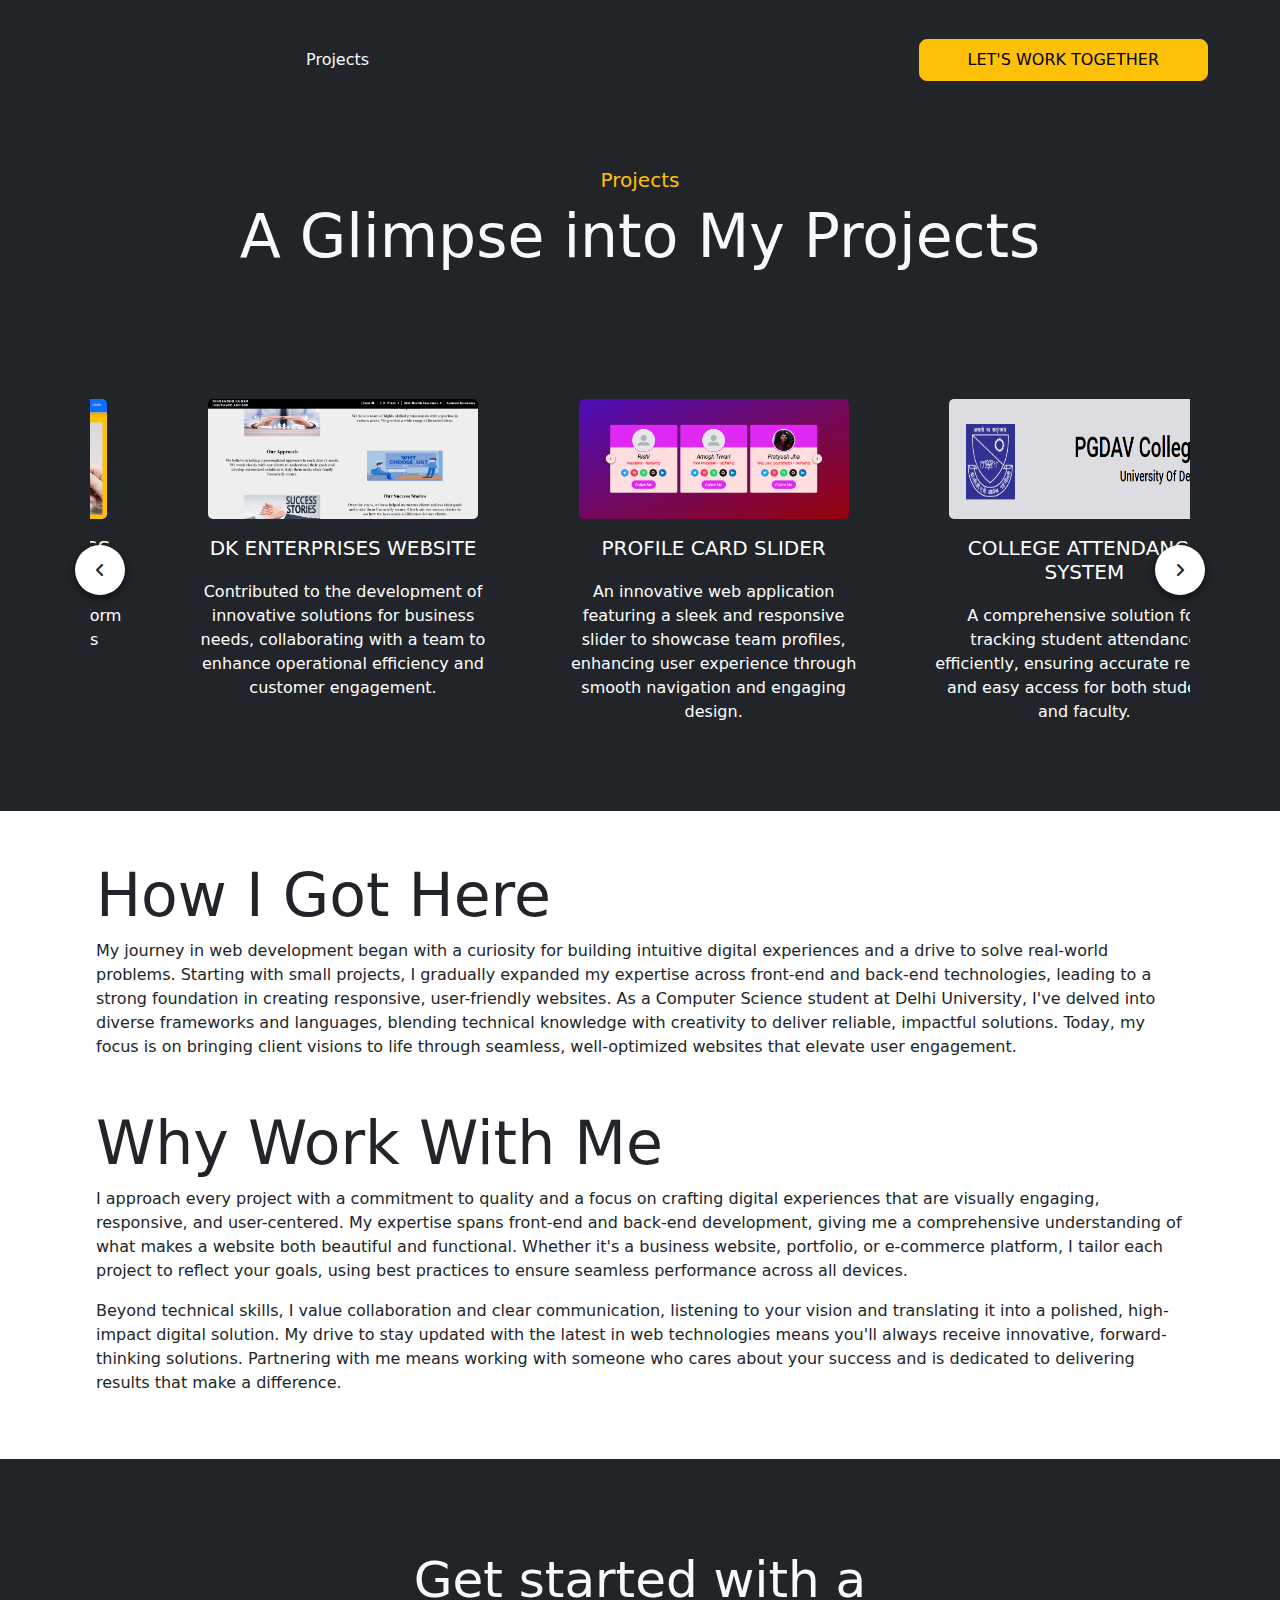
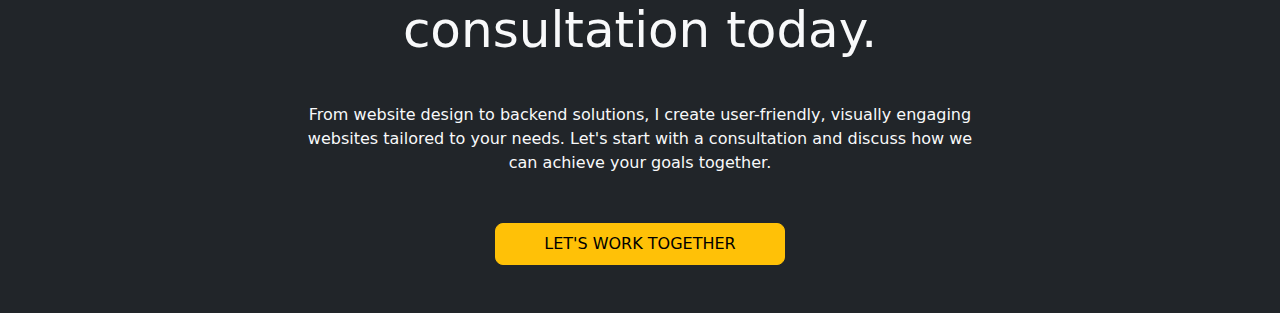
<file: projects.html>
<!DOCTYPE html>
<html lang="en">

<head>
  <meta charset="UTF-8">
  <meta name="viewport" content="width=device-width, initial-scale=1.0">
  <meta http-equiv="X-UA-Compatible" content="ie=edge">
  <!-- Bootstrap CSS Link -->
  <link href="https://cdn.jsdelivr.net/npm/bootstrap@5.0.2/dist/css/bootstrap.min.css" rel="stylesheet">
  <!-- Font Awesome CSS Link -->
  <link rel="stylesheet" href="https://cdnjs.cloudflare.com/ajax/libs/font-awesome/6.5.2/css/all.min.css" />
  <!-- Custom CSS -->
  <link rel="stylesheet" href="styles.css">
  <title>AK</title>
</head>

<body>
  <!-- Large Screen Header Start -->
  <header class="sticky-top bg-dark d-md-flex d-none align-items-center justify-content-between px-5">
    <!-- Navigations Start -->
    <div class="d-flex align-items-center p-5">
      <a href="index.html" class="fs-6 text-light text-decoration-none text-muted">Home</a>
      <a href="about.html" class="ms-3 fs-6 text-light text-decoration-none text-muted">About</a>
      <a href="services.html" class="ms-3 fs-6 text-light text-decoration-none text-muted">Services</a>
      <a href="projects.html" class="ms-3 fs-6 text-light text-decoration-none">Projects</a>
      <a href="contact.html" class="ms-3 fs-6 text-light text-decoration-none text-muted">Contact</a>
    </div>
    <!-- Navigation End -->
    <a href="contact.html" class="mx-4 btn btn-warning btn-lg px-5 fs-6">LET'S WORK TOGETHER</a>
  </header>
  <!-- Large Screen Header End -->

  <!-- Small Screen Header Start -->
  <header class="sticky-top d-md-none d-block p-2 bg-dark">
    <!-- Trigger Button -->
    <button class="btn btn-dark" data-bs-toggle="offcanvas" data-bs-target="#offcanvas" aria-controls="offcanvas">
      <i class="fa-solid fa-bars-staggered"></i>
    </button>

    <!-- Offcanvas Menu Start -->
    <div class="offcanvas offcanvas-start bg-dark" tabindex="-1" id="offcanvas" aria-labelledby="offcanvasLeftLabel">
      <div class="offcanvas-header text-light">
        <h5 id="offcanvasLeftLabel">Portfolio</h5>
        <button class="btn-close" data-bs-dismiss="offcanvas" aria-label="Close"></button>
      </div>
      <div class="offcanvas-body text-light">
        <a href="index.html" class="d-block mb-3 fs-6 text-light text-decoration-none text-muted">Home</a>
        <a href="about.html" class="d-block mb-3 fs-6 text-light text-decoration-none text-muted">About</a>
        <a href="services.html" class="d-block mb-3 fs-6 text-light text-decoration-none text-muted">Services</a>
        <a href="projects.html" class="d-block mb-3 fs-6 text-light text-decoration-none">Projects</a>
        <a href="contact.html" class="d-block mb-3 fs-6 text-light text-decoration-none text-muted">Contact</a>
      </div>
    </div>
    <!-- Offcanvas Menu End -->
  </header>
  <!-- Small Screen Header End -->

  <!-- Hero Section Start -->
  <section class="bg-dark text-light p-md-5 p-2">
    <div class="text-center front-text">
      <h5 class="text-warning">Projects</h5>
      <h1>A Glimpse into My Projects</h1>
    </div>
  </section>
  <!-- Hero Section End -->

  <!-- Section 2 - Projects Start -->
  <section class="p-md-5 p-3 bg-dark">
    <div class="project-wrapper">
      <i id="left" class="fa-solid fa-angle-left"></i>
      <ul class="project-carousel p-0 m-0">
        <li class="project-card">
          <div class="top">
            <div class="img"><img src="images/pgdavAttendance.png" alt="Image1" draggable="false"></div>
          </div>
          <h2>College Attendance System</h2>
          <span>A comprehensive solution for tracking student attendance efficiently, ensuring accurate records and easy access for both students and faculty.</span>
        </li>
        <li class="project-card">
          <div class="top">
            <div class="img"><img src="images/personalPortfolio.png" alt="Image4" draggable="false"></div>
          </div>
          <h2>Personal Portfolio</h2>
          <span>A curated showcase of my skills, projects, and experiences, designed to highlight my journey as a web developer and provide insight into my professional capabilities.</span>
        </li>
        <li class="project-card">
          <div class="top">
            <div class="img"><img src="images/rssAssociates.png" alt="Image2" draggable="false"></div>
          </div>
          <h2>RSS Associates Business Website</h2>
          <span>A dynamic and user-friendly platform designed to showcase business services, enhance client engagement, and streamline communication for effective collaboration.</span>
        </li>
        <li class="project-card">
          <div class="top">
            <div class="img"><img src="images/dkEnterprises.png" alt="Image5" draggable="false"></div>
          </div>
          <h2>DK Enterprises Website</h2>
          <span>Contributed to the development of innovative solutions for business needs, collaborating with a team to enhance operational efficiency and customer engagement.</span>
        </li>
        <li class="project-card">
          <div class="top">
            <div class="img"><img src="images/imageSlider.png" alt="Image3" draggable="false"></div>
          </div>
          <h2>Profile Card Slider</h2>
          <span>An innovative web application featuring a sleek and responsive slider to showcase team profiles, enhancing user experience through smooth navigation and engaging design.</span>
        </li>
      </ul>
      <i id="right" class="fa-solid fa-angle-right"></i>
    </div>
  </section>
  <!-- Section 2 - Projects End -->

  <!-- Section 3 Start -->
  <section class="p-md-5 pt-5 p-2 text-md-start text-center">
    <!-- Heading -->
    <h1 class="px-5 heading">How I Got Here</h1>
    <!-- Description -->
    <p class="mt-2 px-md-5 px-2">My journey in web development began with a curiosity for building intuitive digital
      experiences and a drive to solve real-world problems. Starting with small projects, I gradually expanded my
      expertise across front-end and back-end technologies, leading to a strong foundation in creating responsive,
      user-friendly websites. As a Computer Science student at Delhi University, I've delved into diverse frameworks and
      languages, blending technical knowledge with creativity to deliver reliable, impactful solutions. Today, my focus
      is on bringing client visions to life through seamless, well-optimized websites that elevate user engagement.</p>
    <!-- Heading -->
    <h1 class="px-5 mt-5 heading">Why Work With Me</h1>
    <!-- Description -->
    <p class="mt-2 px-md-5 px-2">I approach every project with a commitment to quality and a focus on crafting digital
      experiences that are visually engaging, responsive, and user-centered. My expertise spans front-end and back-end
      development, giving me a comprehensive understanding of what makes a website both beautiful and functional.
      Whether it's a business website, portfolio, or e-commerce platform, I tailor each project to reflect your goals,
      using best practices to ensure seamless performance across all devices.</p>
    <!-- Description -->
    <p class="px-md-5 px-2">Beyond technical skills, I value collaboration and clear communication, listening to your
      vision and translating it into a polished, high-impact digital solution. My drive to stay updated with the latest
      in web technologies means you'll always receive innovative, forward-thinking solutions. Partnering with me means
      working with someone who cares about your success and is dedicated to delivering results that make a difference.
    </p>
  </section>
  <!-- Section 3 End -->

  <!-- Footer Start -->
  <footer class="bg-dark text-light p-md-5 p-2">
    <div class="text-center p-md-5 py-5 p-2 lh-1 f-heading">Get started with a consultation today.</div>
    <div class="px-md-5 px-2">
      <p class="px-md-5 px-2 text-center">From website design to backend solutions, I create user-friendly,
        visually engaging websites tailored to your needs. Let's start with a consultation and discuss how we can
        achieve your goals together.</p>
    </div>
    <div class="d-flex justify-content-center mt-5">
      <a href="contact.html" class="btn btn-warning btn-lg px-5 fs-6">LET'S WORK TOGETHER</a>
    </div>
  </footer>
  <!-- Footer End -->

  <!-- Bootstrap JS Link -->
  <script src="https://cdn.jsdelivr.net/npm/bootstrap@5.0.2/dist/js/bootstrap.bundle.min.js"></script>
  <!-- Custom JS -->
  <script src="script.js"></script>
</body>
</html>
</file>
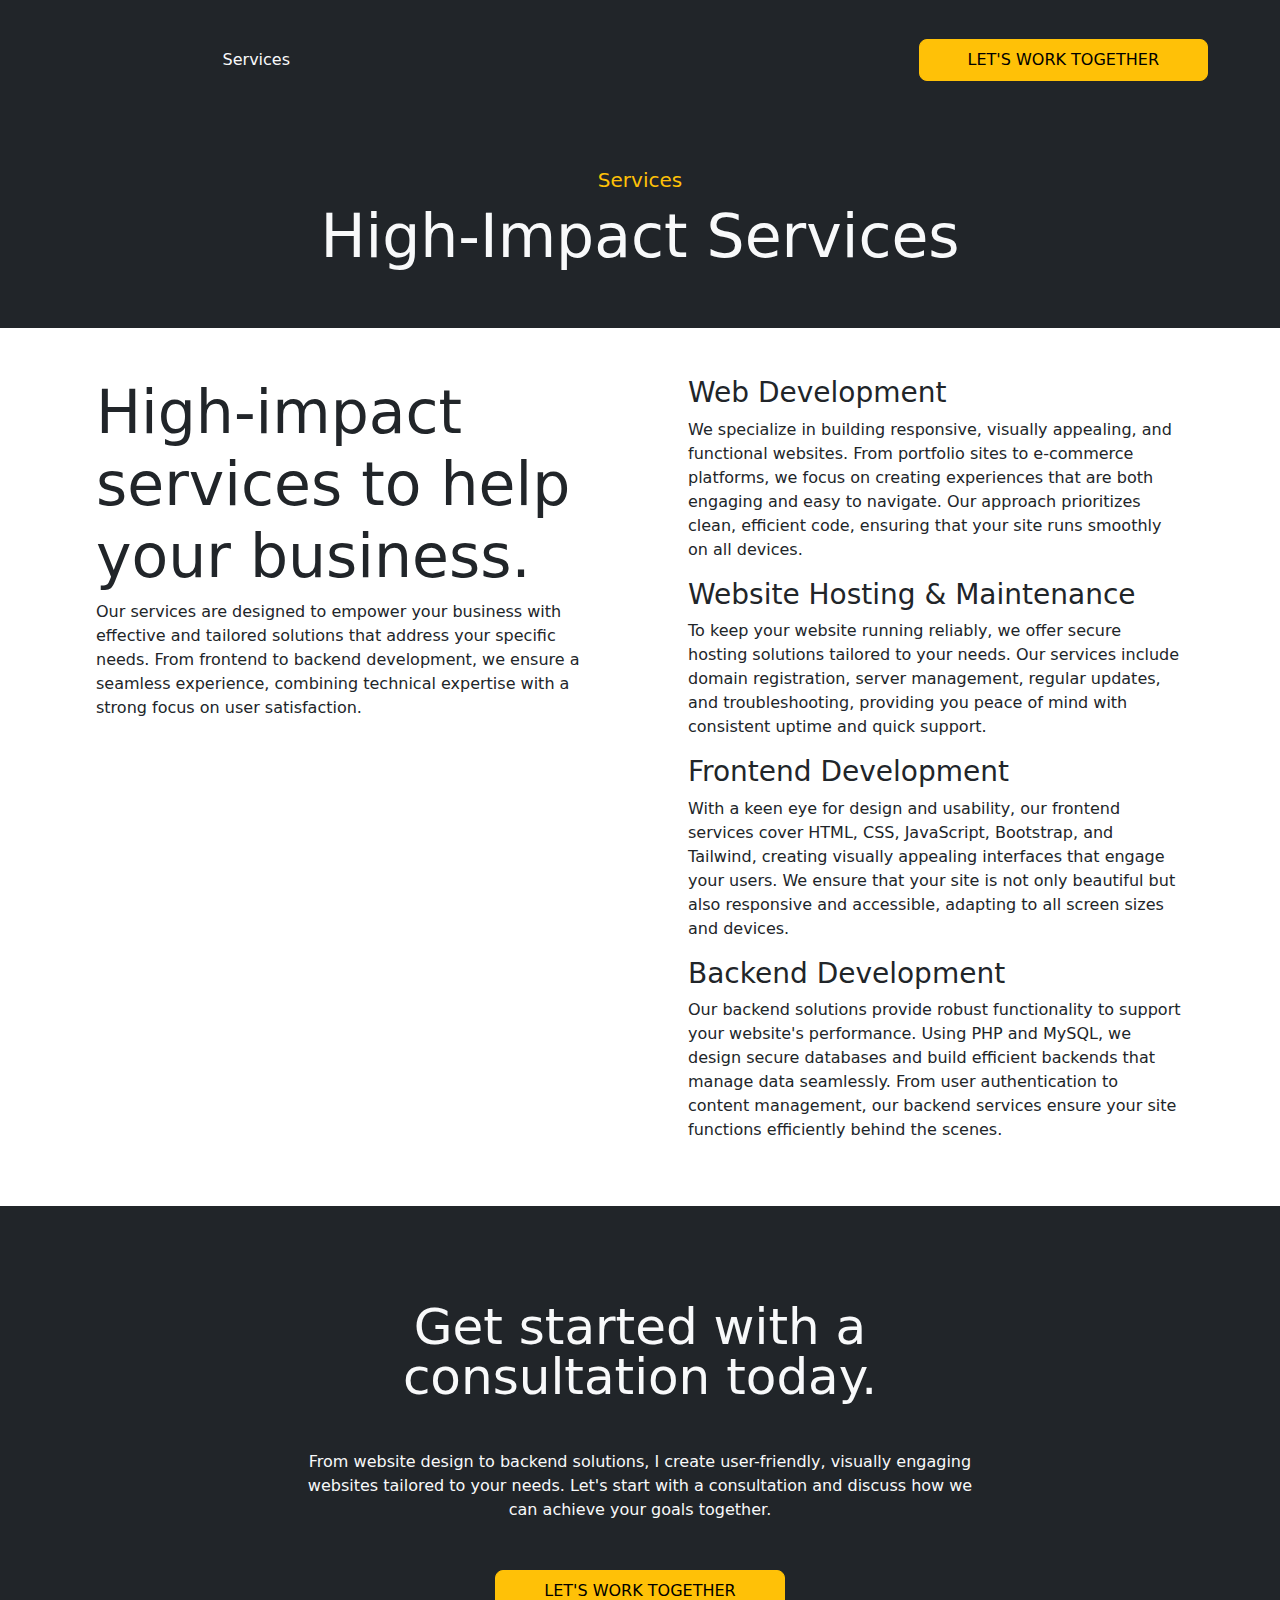
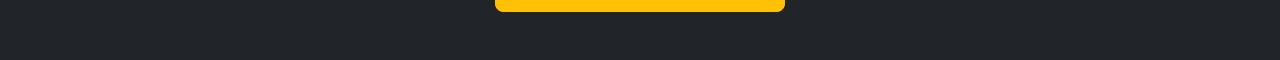
<file: services.html>
<!DOCTYPE html>
<html lang="en">
<head>
  <meta charset="UTF-8">
  <meta name="viewport" content="width=device-width, initial-scale=1.0">
  <meta http-equiv="X-UA-Compatible" content="ie=edge">
  <!-- Bootstrap CSS Link -->
  <link href="https://cdn.jsdelivr.net/npm/bootstrap@5.0.2/dist/css/bootstrap.min.css" rel="stylesheet">
  <!-- Font Awesome CSS Link -->
  <link rel="stylesheet" href="https://cdnjs.cloudflare.com/ajax/libs/font-awesome/6.5.2/css/all.min.css"/>
  <!-- Custom CSS -->
  <link rel="stylesheet" href="styles.css">
  <title>AK</title>
</head>

<body>
  <!-- Large Screen Header Start -->
  <header class="sticky-top bg-dark d-md-flex d-none align-items-center justify-content-between px-5">
    <!-- Navigations Start -->
    <div class="d-flex align-items-center p-5">
      <a href="index.html" class="fs-6 text-light text-decoration-none text-muted">Home</a>
      <a href="about.html" class="ms-3 fs-6 text-light text-decoration-none text-muted">About</a>
      <a href="services.html" class="ms-3 fs-6 text-light text-decoration-none">Services</a>
      <a href="projects.html" class="ms-3 fs-6 text-light text-decoration-none text-muted">Projects</a>
      <a href="contact.html" class="ms-3 fs-6 text-light text-decoration-none text-muted">Contact</a>
    </div>
    <!-- Navigation End -->
    <a href="contact.html" class="mx-4 btn btn-warning btn-lg px-5 fs-6">LET'S WORK TOGETHER</a>
  </header>
  <!-- Large Screen Header End -->

  <!-- Small Screen Header Start -->
  <header class="sticky-top d-md-none d-block p-2 bg-dark">
    <!-- Trigger Button -->
    <button class="btn btn-dark" data-bs-toggle="offcanvas" data-bs-target="#offcanvas" aria-controls="offcanvas">
      <i class="fa-solid fa-bars-staggered"></i>
    </button>

    <!-- Offcanvas Menu Start -->
    <div class="offcanvas offcanvas-start bg-dark" tabindex="-1" id="offcanvas" aria-labelledby="offcanvasLeftLabel">
      <div class="offcanvas-header text-light">
        <h5 id="offcanvasLeftLabel">Portfolio</h5>
        <button class="btn-close" data-bs-dismiss="offcanvas" aria-label="Close"></button>
      </div>
      <div class="offcanvas-body text-light">
        <a href="index.html" class="d-block mb-3 fs-6 text-light text-decoration-none text-muted">Home</a>
        <a href="about.html" class="d-block mb-3 fs-6 text-light text-decoration-none text-muted">About</a>
        <a href="services.html" class="d-block mb-3 fs-6 text-light text-decoration-none">Services</a>
        <a href="projects.html" class="d-block mb-3 fs-6 text-light text-decoration-none text-muted">Projects</a>
        <a href="contact.html" class="d-block mb-3 fs-6 text-light text-decoration-none text-muted">Contact</a>
      </div>
    </div>
    <!-- Offcanvas Menu End -->
  </header>
  <!-- Small Screen Header End -->

  <!-- Hero Section Start -->
  <section class="bg-dark text-light p-md-5 p-2">
    <div class="text-center front-text">
      <h5 class="text-warning">Services</h5>
      <h1>High-Impact Services</h1>
    </div>
  </section>
  <!-- Hero Section End -->

  <!-- Services Section Start -->
  <section class="d-md-flex p-md-5 pt-4 p-2">
    <!-- Heading -->
    <div class="col-md-6 px-md-5 px-2 text-md-start text-center">
      <h1 class="heading">High-impact services to help your business.</h1>
      <p >Our services are designed to empower your business with effective and tailored solutions that address your specific needs. From frontend to backend development, we ensure a seamless experience, combining technical expertise with a strong focus on user satisfaction.</p>
    </div>
    <!-- Service Description -->
    <div class="col-md-6 px-md-5 px-2 text-md-start text-center">
      <h3>Web Development</h3>
      <p >We specialize in building responsive, visually appealing, and functional websites. From portfolio sites to e-commerce platforms, we focus on creating experiences that are both engaging and easy to navigate. Our approach prioritizes clean, efficient code, ensuring that your site runs smoothly on all devices.</p>
      <h3>Website Hosting & Maintenance</h3>
      <p >To keep your website running reliably, we offer secure hosting solutions tailored to your needs. Our services include domain registration, server management, regular updates, and troubleshooting, providing you peace of mind with consistent uptime and quick support.</p>
      <h3>Frontend Development</h3>
      <p >With a keen eye for design and usability, our frontend services cover HTML, CSS, JavaScript, Bootstrap, and Tailwind, creating visually appealing interfaces that engage your users. We ensure that your site is not only beautiful but also responsive and accessible, adapting to all screen sizes and devices.</p>
      <h3>Backend Development</h3>
      <p >Our backend solutions provide robust functionality to support your website's performance. Using PHP and MySQL, we design secure databases and build efficient backends that manage data seamlessly. From user authentication to content management, our backend services ensure your site functions efficiently behind the scenes.</p>
    </div>
  </section>
  <!-- Services Section End -->

  <!-- Footer Start -->
  <footer class="bg-dark text-light p-md-5 p-2">
    <div class="text-center p-md-5 py-5 p-2 lh-1 f-heading">Get started with a consultation today.</div>
    <div class="px-md-5 px-2">
      <p class="px-md-5 px-2 text-center fs-sm-5 fs-6">From website design to backend solutions, I create user-friendly, visually engaging websites tailored to your needs. Let's start with a consultation and discuss how we can achieve your goals together.</p>
    </div>
    <div class="d-flex justify-content-center mt-5">
      <a href="contact.html" class="btn btn-warning btn-lg px-5 fs-6">LET'S WORK TOGETHER</a>
    </div>
  </footer>
  <!-- Footer End -->

  <!-- Bootstrap JS Link -->
  <script src="https://cdn.jsdelivr.net/npm/bootstrap@5.0.2/dist/js/bootstrap.bundle.min.js"></script>
</body>
</html>
</file>
<file: styles.css>
.project-wrapper{
  max-width: 1100px;
  width: 100%;
  position: relative;
  margin: 0 auto;
}
.project-wrapper i{
  height: 50px;
  width: 50px;
  background-color: #fff;
  text-align: center;
  line-height: 50px;
  border-radius: 50%;
  cursor: pointer;
  position: absolute;
  top: 50%;
  transform: translateY(-50%);
  box-shadow: 0 3px 6px 2px rgba(0, 0, 0, 0.4);
  z-index: 10;
}
.project-wrapper i:first-child{
  left: -15px;
}
.project-wrapper i:last-child{
  right: -15px;
}
.project-wrapper .project-carousel{
  display: grid;
  grid-auto-flow: column;
  grid-auto-columns: calc((100% / 3) - 12px);
  gap: 16px;
  overflow: hidden;
  scroll-snap-type: x proximity;
  /* scroll-snap-type: x mandatory; */
  scroll-behavior: smooth;
}
.project-carousel.no-transition{
  scroll-behavior: auto;
}
.project-carousel .project-card{
  scroll-snap-align: start;
  list-style: none;
  height: auto;
  border-radius: 8px;
  padding-bottom: 15px;
  display: flex;
  align-items: center;
  flex-direction: column;
}
.project-card .top{
  background: #212529;
  width: 100%;
  height: 120px;
  border-radius: 8px 8px 0 0;
  display: flex;
  justify-content: center;
  margin-bottom: 20px;
}
.project-card .img{
  width: 275px;
  height: 125px;
  border-radius: 5px;
  display: flex;
  justify-content: center;
  align-items: center;
  transform: translateY(20px);
}
.project-card .img img{
  width: 270px;
  height: 120px;
  object-fit: fill;
  border-radius: 5px;
}
.project-card h2{
  font-size: 20px;
  margin: 20px 25px;
  text-align: center;
  text-transform: uppercase;
  color: #fff;
}
.project-card span{
  font-size: 16px;
  text-align: center;
  margin: 0 25px;
  color: #fff;
}
/* header animation */
header div,
a {
  animation: header 0.5s 1;
}

/* Home-Section Image */
.front-image {
  width: 400px;
  height: 400px;
  animation: front-image 1.5s 1;
}

/* Hero Section Home Page Text */
.front-text-home {
  animation: front-text-home 2.5s 1;
}

/* Hero Section Text */
.front-text {
  animation: front-text 2.5s 1;
}

.front-text h1, .front-text-home h1 {
  font-size: 60px;
}

/* Heading of each section */
.heading {
  font-size: 60px;
}

/* Footer Section */
footer .f-heading {
  font-size: 50px;
  width: 50%;
  margin: auto;
}
footer p {
  width: 70%;
  margin: auto;
}

/* Small Screen Close Button */
.btn-close{
  filter: invert(1);
}

/* Header Animation */
@keyframes header {
  0% {
    opacity: 0;
    ;
  }
  100% {
    opacity: 1;
  }
}

/* Home-Section Image Animation */
@keyframes front-image {
  from {
    opacity: 0;
    transform: translateX(-100px);
  }
  to {
    opacity: 1;
    transform: translateX(0px);
  }
}

/* Home-Section Text Animation */
@keyframes front-text-home {
  from {
    opacity: 0;
    transform: translateX(-100px);
  }
  to {
    opacity: 1;
    transform: translateX(0px);
  }
}

/* Hero Section Text Animation */
  @keyframes front-text {
    from {
      opacity: 0;
      transform: translateY(100px);
    }
    to {
      opacity: 1;
      transform: translateY(0px);
    }
  }

/* Media Queries */
@media screen and (max-width: 1200px) {
  .front-text h1, .front-text-home h1 {
    font-size: 50px;
  }

  .front-image {
    width: 200px;
    height: 200px;
  }

  .heading {
    font-size: 40px;
  }

  footer .f-heading {
    font-size: 40px;
    width: 70%;
  }

  footer p {
    width: 90%;
  }
}

@media screen and (max-width: 900px) {
  .project-wrapper .project-carousel{
    grid-auto-columns: calc((100% / 2) - 9px);
  }
  .front-text h1, .front-text-home h1 {
    font-size: 40px;
  }
}

@media screen and (max-width: 700px) {
  .project-wrapper i{
    height: 30px;
    width: 30px;
    line-height: 30px;
  }
  .front-text h1, .front-text-home h1 {
    font-size: 30px;
  }

  .front-text-home h5 {
    font-size: 16px;
  }

  .front-image {
    width: 100px;
    height: 100px;
  }

  .heading {
    font-size: 30px;
  }

  footer .f-heading {
    font-size: 30px;
  }
}

@media screen and (max-width: 600px) {
  .project-wrapper .project-carousel{
    grid-auto-columns: 100%;
  }
  .front-text h1, .front-text-home h1 {
    font-size: 25px;
  }
}

@media screen and (max-width: 400px) {
  .front-text h1, .front-text-home h1{
    font-size: 18px;
  }
  .front-text-home h5 {
    font-size: 12px;
  }
  .front-image {
    width: 75px;
    height: 75px;
  }
  .heading {
    font-size: 20px;
  }
  footer .f-heading {
    font-size: 20px;
  }
}
</file>
